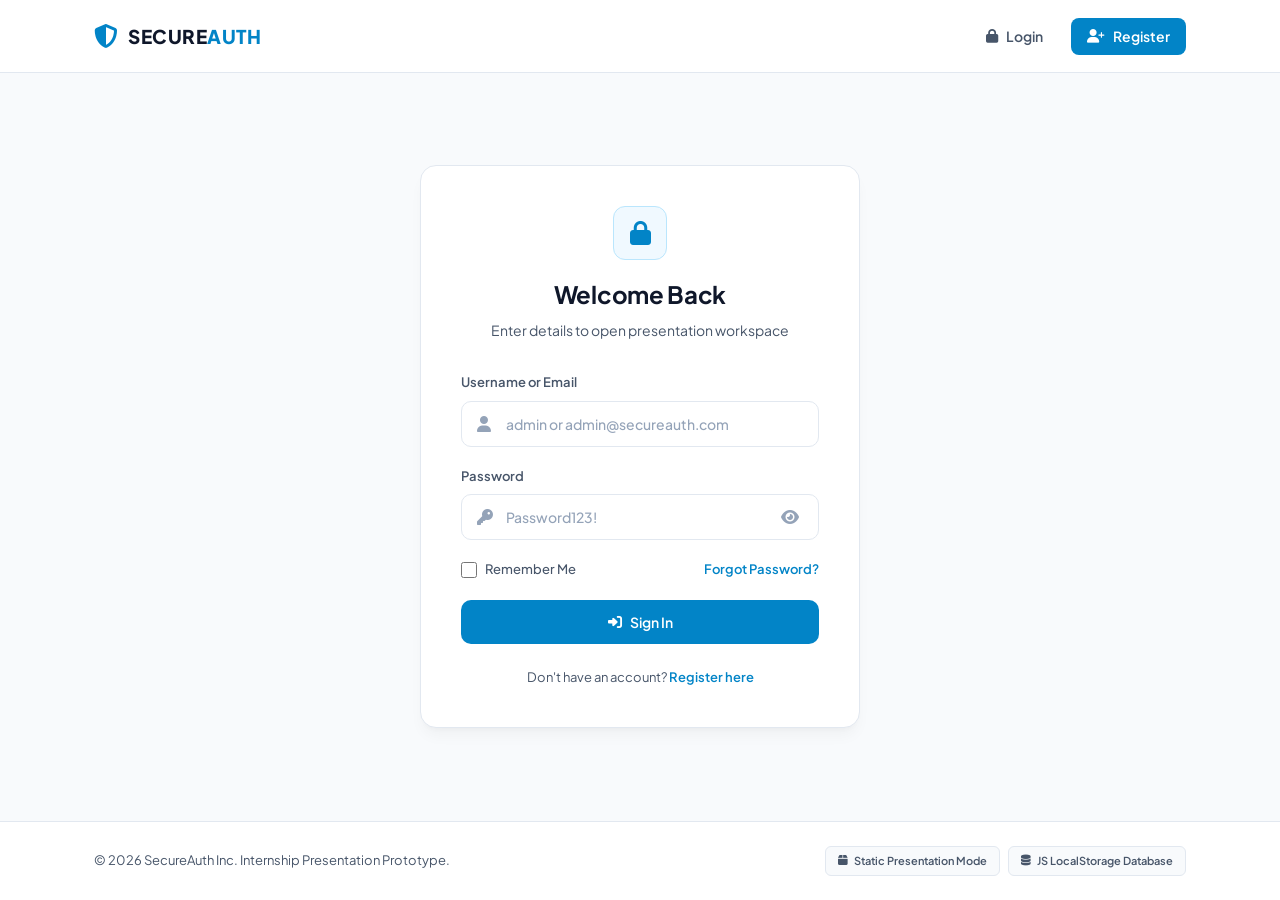
<file: index.html>
<!DOCTYPE html>
<html lang="en">
<head>
    <meta charset="UTF-8">
    <meta name="viewport" content="width=device-width, initial-scale=1.0">
    <meta name="description" content="Entry router for Secure Login System. Redirects immediately based on local session state.">
    <title>Secure Login System - Entry Router</title>
    
    <script>
        // Immediate client-side routing on page entry
        const activeSession = localStorage.getItem('active_session');
        if (activeSession) {
            window.location.href = 'dashboard.html';
        } else {
            window.location.href = 'login.html';
        }
    </script>
</head>
<body style="margin: 0; padding: 0; font-family: system-ui, sans-serif; display: flex; align-items: center; justify-content: center; height: 100vh; background-color: #f8fafc; color: #0f172a;">
    <div style="text-align: center;">
        <div style="font-size: 24px; margin-bottom: 12px; color: #0284c7;">
            <i class="fa-solid fa-spinner fa-spin" style="font-size: 32px;"></i>
        </div>
        <p style="font-size: 16px; font-weight: 600;">Verifying session integrity...</p>
    </div>
</body>
</html>
</file>
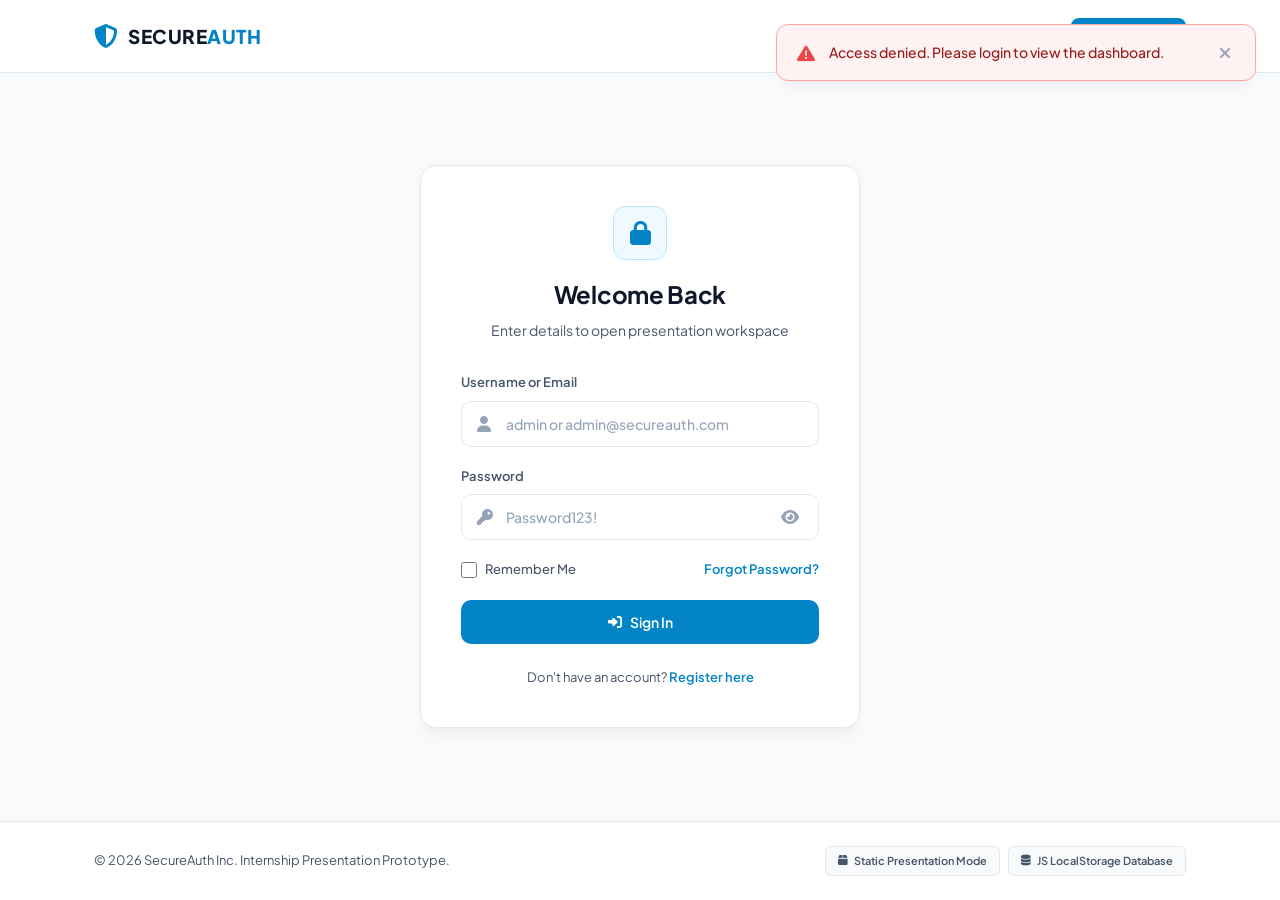
<file: dashboard.html>
<!DOCTYPE html>
<html lang="en">
<head>
    <meta charset="UTF-8">
    <meta name="viewport" content="width=device-width, initial-scale=1.0">
    <meta name="description" content="Dashboard portal for static internship presentation.">
    <title>Dashboard - Secure Login System</title>
    
    <!-- Premium Fonts & Icons -->
    <link rel="preconnect" href="https://fonts.googleapis.com">
    <link rel="preconnect" href="https://fonts.gstatic.com" crossorigin>
    <link href="https://fonts.googleapis.com/css2?family=Plus+Jakarta+Sans:wght@300;400;500;600;700;800&display=swap" rel="stylesheet">
    <link rel="stylesheet" href="https://cdnjs.cloudflare.com/ajax/libs/font-awesome/6.4.0/css/all.min.css">
    
    <!-- Design System CSS -->
    <link rel="stylesheet" href="style.css">
</head>
<body>
    <!-- Popup Banners Injection Point -->
    <div class="alerts-container" id="alerts-container"></div>

    <!-- Navigation Header -->
    <header class="app-header">
        <nav class="navbar container">
            <a href="index.html" class="nav-logo">
                <i class="fa-solid fa-shield-halved logo-icon"></i>
                <span class="logo-text">SECURE<span class="logo-highlight">AUTH</span></span>
            </a>
            
            <ul class="nav-links" id="header-nav-links">
                <!-- Dynamically bound by script.js -->
                <li><a href="dashboard.html" class="nav-item"><i class="fa-solid fa-chart-line"></i> Dashboard</a></li>
                <li><a href="#" id="logout-nav-link" class="nav-item btn-logout"><i class="fa-solid fa-right-from-bracket"></i> Logout</a></li>
            </ul>
        </nav>
    </header>

    <!-- Main Dashboard Workspace -->
    <main class="dashboard-layout fade-in" id="dashboard-container">
        
        <!-- Welcome banner segment -->
        <div class="dashboard-header">
            <div class="welcome-text">
                <h1>Welcome back, <span class="user-highlight" id="welcome-user-name">Loading...</span></h1>
                <p>Presentation prototype sandbox active. Browser session is secured.</p>
            </div>
            <div class="header-status">
                <span class="demo-pill">
                    <i class="fa-solid fa-circle-check"></i> PRESENTATION ACTIVE
                </span>
            </div>
        </div>

        <!-- Layout grid containing 3 cards -->
        <div class="dashboard-grid">
            
            <!-- Card 1: Dynamic User Profile Details -->
            <div class="dashboard-card">
                <div class="card-title-bar">
                    <i class="fa-solid fa-user-shield card-icon"></i>
                    <h3>User Profile Details</h3>
                </div>
                
                <div class="profile-details-list">
                    <div class="profile-item">
                        <span class="profile-label">Full Name</span>
                        <span class="profile-value" id="profile-full-name">Loading...</span>
                    </div>
                    <div class="profile-item">
                        <span class="profile-label">Email Address</span>
                        <span class="profile-value" id="profile-email">Loading...</span>
                    </div>
                    <div class="profile-item">
                        <span class="profile-label">Unique Username</span>
                        <span class="profile-value" id="profile-username">Loading...</span>
                    </div>
                    <div class="profile-item">
                        <span class="profile-label">Account Created On</span>
                        <span class="profile-value" id="profile-joined">Loading...</span>
                    </div>
                </div>

                <div class="card-action-bar" style="margin-top: auto; padding-top: 12px;">
                    <button id="logout-btn" class="btn btn-danger btn-block"><i class="fa-solid fa-right-from-bracket"></i> Invalidate Session (Log Out)</button>
                </div>
            </div>

            <!-- Card 2: Technical Presentation Checkpoints -->
            <div class="dashboard-card">
                <div class="card-title-bar">
                    <i class="fa-solid fa-shield-halved card-icon"></i>
                    <h3>Interactive Presentation Targets</h3>
                </div>
                
                <div class="security-list">
                    <div class="security-item">
                        <i class="fa-solid fa-circle-check check-icon"></i>
                        <span>Client-Side LocalStorage Persistence</span>
                    </div>
                    <div class="security-item">
                        <i class="fa-solid fa-circle-check check-icon"></i>
                        <span>Interactive Form Validation Cues</span>
                    </div>
                    <div class="security-item">
                        <i class="fa-solid fa-circle-check check-icon"></i>
                        <span>Dynamic Password Strength Analyzer</span>
                    </div>
                    <div class="security-item">
                        <i class="fa-solid fa-circle-check check-icon"></i>
                        <span>Dynamic Password Match Tracker</span>
                    </div>
                    <div class="security-item">
                        <i class="fa-solid fa-circle-check check-icon"></i>
                        <span>Router Session Access Guards</span>
                    </div>
                </div>

                <div class="security-disclaimer">
                    <i class="fa-solid fa-circle-info"></i>
                    <p style="margin-top: 4px; font-size: 11px;">This system operates 100% locally. The user accounts you create on the registration page immediately integrate into your local browser's database segment.</p>
                </div>
            </div>

            <!-- Card 3: Database & Session Activity Log -->
            <div class="dashboard-card">
                <div class="card-title-bar">
                    <i class="fa-solid fa-clock-rotate-left card-icon"></i>
                    <h3>Dynamic Sandbox Activity Logs</h3>
                </div>
                
                <div class="logs-list" id="session-logs-list">
                    <!-- Loaded dynamically via script.js -->
                    <div style="text-align: center; color: var(--text-muted); padding: 20px 0;">
                        <i class="fa-solid fa-circle-notch fa-spin"></i> Reading sandbox indexes...
                    </div>
                </div>
            </div>
            
        </div>
    </main>

    <!-- Footer -->
    <footer class="app-footer">
        <div class="container footer-content">
            <p>&copy; 2026 SecureAuth Inc. Internship Presentation Prototype.</p>
            <div class="footer-badges">
                <span class="presentation-badge"><i class="fa-solid fa-box"></i> Static Presentation Mode</span>
                <span class="presentation-badge"><i class="fa-solid fa-database"></i> JS LocalStorage Database</span>
            </div>
        </div>
    </footer>

    <!-- Main Controller Script -->
    <script src="script.js"></script>
</body>
</html>
</file>
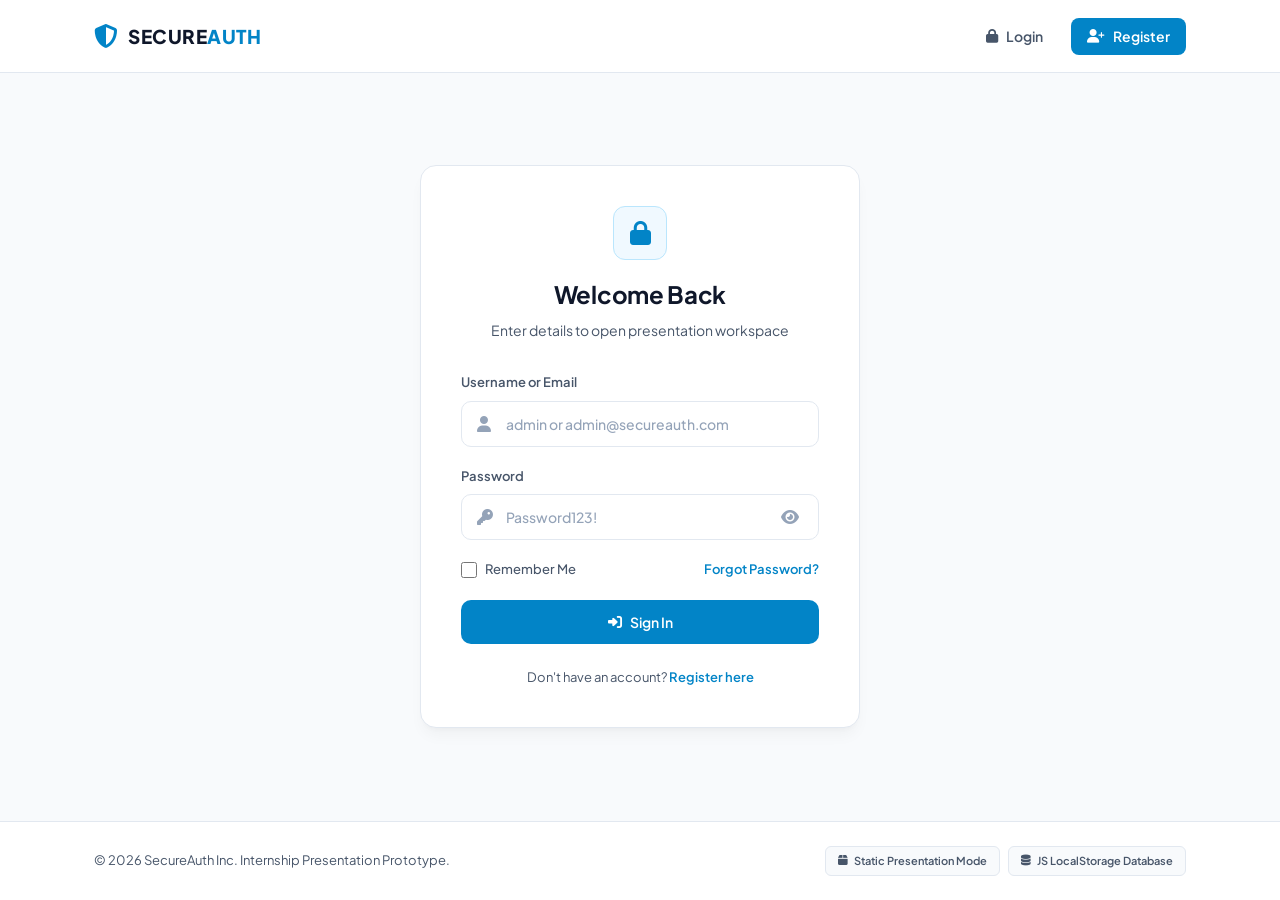
<file: login.html>
<!DOCTYPE html>
<html lang="en">
<head>
    <meta charset="UTF-8">
    <meta name="viewport" content="width=device-width, initial-scale=1.0">
    <meta name="description" content="Secure Login terminal for static internship presentation.">
    <title>Sign In - Secure Login System</title>
    
    <!-- Premium Fonts & Icons -->
    <link rel="preconnect" href="https://fonts.googleapis.com">
    <link rel="preconnect" href="https://fonts.gstatic.com" crossorigin>
    <link href="https://fonts.googleapis.com/css2?family=Plus+Jakarta+Sans:wght@300;400;500;600;700;800&display=swap" rel="stylesheet">
    <link rel="stylesheet" href="https://cdnjs.cloudflare.com/ajax/libs/font-awesome/6.4.0/css/all.min.css">
    
    <!-- Design System CSS -->
    <link rel="stylesheet" href="style.css">
</head>
<body>
    <!-- Popup Banners Injection Point -->
    <div class="alerts-container" id="alerts-container"></div>

    <!-- Navigation Header -->
    <header class="app-header">
        <nav class="navbar container">
            <a href="index.html" class="nav-logo">
                <i class="fa-solid fa-shield-halved logo-icon"></i>
                <span class="logo-text">SECURE<span class="logo-highlight">AUTH</span></span>
            </a>
            
            <ul class="nav-links" id="header-nav-links">
                <!-- Dynamically bound by script.js -->
                <li><a href="login.html" class="nav-item"><i class="fa-solid fa-lock"></i> Login</a></li>
                <li><a href="register.html" class="nav-item nav-btn-register"><i class="fa-solid fa-user-plus"></i> Register</a></li>
            </ul>
        </nav>
    </header>

    <!-- Main Container -->
    <main class="app-main container">
        <div class="auth-card-container fade-in">
            <div class="auth-card">
                <div class="auth-card-header">
                    <div class="header-logo-icon">
                        <i class="fa-solid fa-lock"></i>
                    </div>
                    <h2>Welcome Back</h2>
                    <p>Enter details to open presentation workspace</p>
                </div>

                <!-- Static Form with LocalStorage validation handler -->
                <form class="auth-form" id="login-form" novalidate>
                    <!-- Username or Email Input -->
                    <div class="form-group">
                        <label for="username_or_email">Username or Email</label>
                        <div class="input-icon-wrapper">
                            <i class="fa-solid fa-user input-icon"></i>
                            <input type="text" id="username_or_email" class="form-control" placeholder="admin or admin@secureauth.com" required autocomplete="username">
                        </div>
                    </div>

                    <!-- Password Input -->
                    <div class="form-group">
                        <label for="password">Password</label>
                        <div class="input-icon-wrapper">
                            <i class="fa-solid fa-key input-icon"></i>
                            <input type="password" id="password" class="form-control" placeholder="Password123!" required autocomplete="current-password">
                            <button type="button" class="password-toggle-btn" id="password-toggle" aria-label="Toggle password visibility">
                                <i class="fa-solid fa-eye eye-show"></i>
                            </button>
                        </div>
                    </div>

                    <!-- Remember Option -->
                    <div class="form-options">
                        <label class="checkbox-container">
                            <input type="checkbox" id="remember">
                            <span class="checkbox-label">Remember Me</span>
                        </label>
                        <a href="#" class="forgot-password-link" onclick="showAlert('Demo settings: Please use Username: admin | Password: Password123!', 'info');">Forgot Password?</a>
                    </div>

                    <!-- Submit Button -->
                    <button type="submit" class="btn btn-primary btn-block btn-submit" id="submit-btn">
                        <span class="btn-text"><i class="fa-solid fa-right-to-bracket"></i> Sign In</span>
                    </button>
                </form>

                <div class="auth-card-footer">
                    <p>Don't have an account? <a href="register.html" class="footer-link">Register here</a></p>
                </div>
            </div>
        </div>
    </main>

    <!-- Footer -->
    <footer class="app-footer">
        <div class="container footer-content">
            <p>&copy; 2026 SecureAuth Inc. Internship Presentation Prototype.</p>
            <div class="footer-badges">
                <span class="presentation-badge"><i class="fa-solid fa-box"></i> Static Presentation Mode</span>
                <span class="presentation-badge"><i class="fa-solid fa-database"></i> JS LocalStorage Database</span>
            </div>
        </div>
    </footer>

    <!-- Main Controller Script -->
    <script src="script.js"></script>
</body>
</html>
</file>
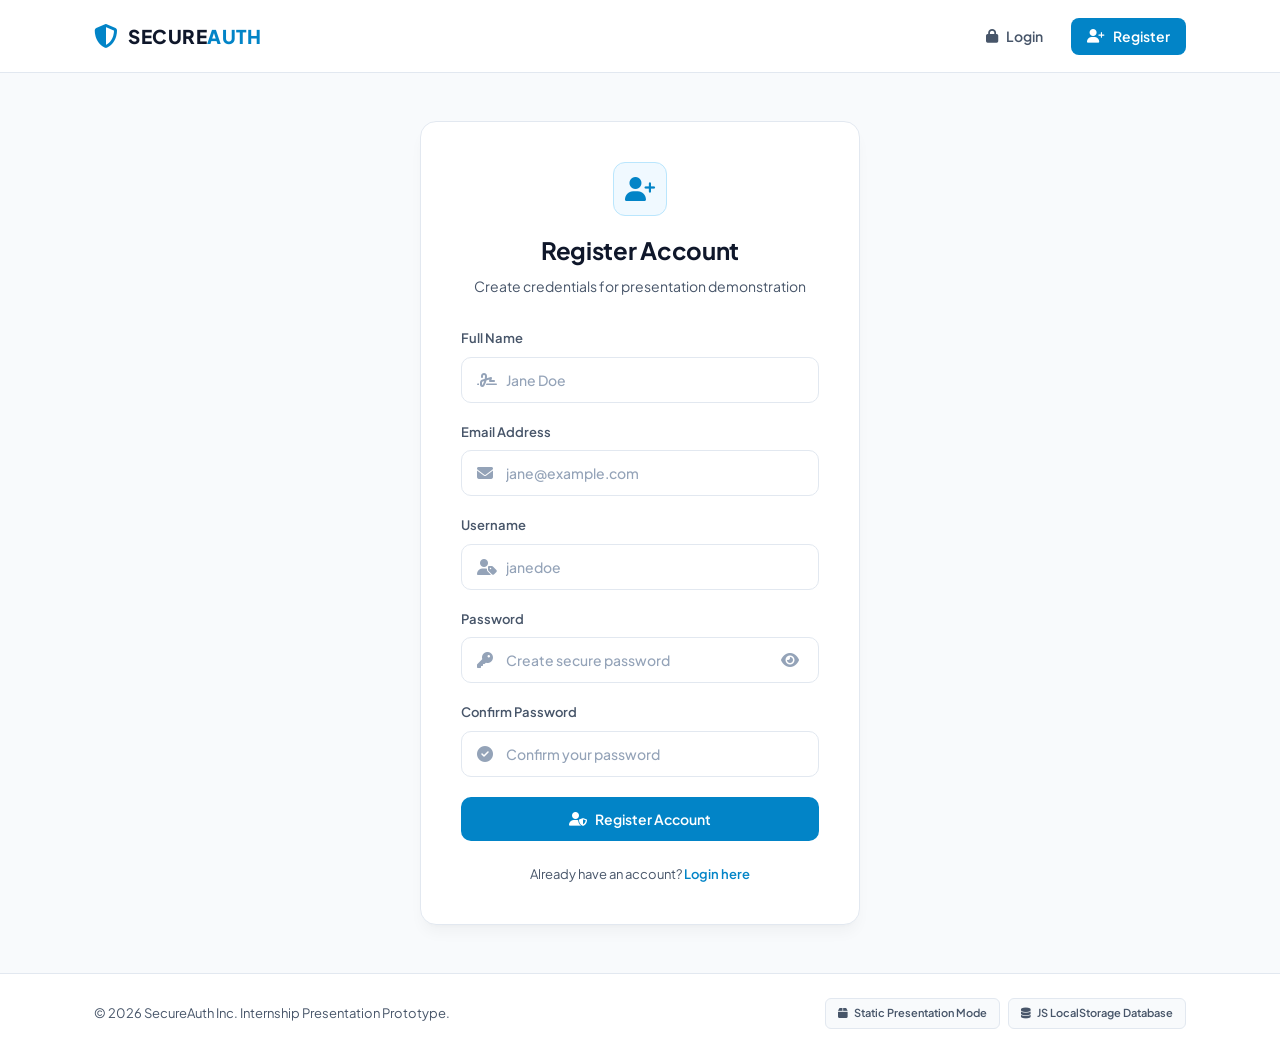
<file: register.html>
<!DOCTYPE html>
<html lang="en">
<head>
    <meta charset="UTF-8">
    <meta name="viewport" content="width=device-width, initial-scale=1.0">
    <meta name="description" content="Secure Registration terminal for static presentation.">
    <title>Create Secure Account - Secure Login System</title>
    
    <!-- Premium Fonts & Icons -->
    <link rel="preconnect" href="https://fonts.googleapis.com">
    <link rel="preconnect" href="https://fonts.gstatic.com" crossorigin>
    <link href="https://fonts.googleapis.com/css2?family=Plus+Jakarta+Sans:wght@300;400;500;600;700;800&display=swap" rel="stylesheet">
    <link rel="stylesheet" href="https://cdnjs.cloudflare.com/ajax/libs/font-awesome/6.4.0/css/all.min.css">
    
    <!-- Design System CSS -->
    <link rel="stylesheet" href="style.css">
</head>
<body>
    <!-- Popup Banners Injection Point -->
    <div class="alerts-container" id="alerts-container"></div>

    <!-- Navigation Header -->
    <header class="app-header">
        <nav class="navbar container">
            <a href="index.html" class="nav-logo">
                <i class="fa-solid fa-shield-halved logo-icon"></i>
                <span class="logo-text">SECURE<span class="logo-highlight">AUTH</span></span>
            </a>
            
            <ul class="nav-links" id="header-nav-links">
                <li><a href="login.html" class="nav-item"><i class="fa-solid fa-lock"></i> Login</a></li>
                <li><a href="register.html" class="nav-item nav-btn-register"><i class="fa-solid fa-user-plus"></i> Register</a></li>
            </ul>
        </nav>
    </header>

    <!-- Main Container -->
    <main class="app-main container">
        <div class="auth-card-container fade-in">
            <div class="auth-card">
                <div class="auth-card-header">
                    <div class="header-logo-icon">
                        <i class="fa-solid fa-user-plus"></i>
                    </div>
                    <h2>Register Account</h2>
                    <p>Create credentials for presentation demonstration</p>
                </div>

                <!-- Registration Form -->
                <form class="auth-form" id="register-form" novalidate>
                    <!-- Full Name Input -->
                    <div class="form-group">
                        <label for="name">Full Name</label>
                        <div class="input-icon-wrapper">
                            <i class="fa-solid fa-signature input-icon"></i>
                            <input type="text" id="name" class="form-control" placeholder="Jane Doe" required autocomplete="name">
                        </div>
                    </div>

                    <!-- Email Input -->
                    <div class="form-group">
                        <label for="email">Email Address</label>
                        <div class="input-icon-wrapper">
                            <i class="fa-solid fa-envelope input-icon"></i>
                            <input type="email" id="email" class="form-control" placeholder="jane@example.com" required autocomplete="email">
                        </div>
                    </div>

                    <!-- Username Input -->
                    <div class="form-group">
                        <label for="username">Username</label>
                        <div class="input-icon-wrapper">
                            <i class="fa-solid fa-user-tag input-icon"></i>
                            <input type="text" id="username" class="form-control" placeholder="janedoe" required autocomplete="username">
                        </div>
                    </div>

                    <!-- Password Input -->
                    <div class="form-group">
                        <label for="password">Password</label>
                        <div class="input-icon-wrapper">
                            <i class="fa-solid fa-key input-icon"></i>
                            <input type="password" id="password" class="form-control" placeholder="Create secure password" required autocomplete="new-password">
                            <button type="button" class="password-toggle-btn" id="password-toggle" aria-label="Toggle password visibility">
                                <i class="fa-solid fa-eye eye-show"></i>
                            </button>
                        </div>
                        
                        <!-- Dynamic Password Strength Indicator -->
                        <div class="password-strength-container" id="strength-container" style="display: none;">
                            <div class="strength-bar-bg">
                                <div class="strength-bar-fill" id="strength-bar"></div>
                            </div>
                            <div class="strength-labels">
                                <span class="strength-text" id="strength-text">Password Strength</span>
                                <span class="password-requirements"><i class="fa-solid fa-info-circle"></i> Min 8 characters</span>
                            </div>
                        </div>
                    </div>

                    <!-- Confirm Password Input -->
                    <div class="form-group">
                        <label for="confirm_password">Confirm Password</label>
                        <div class="input-icon-wrapper">
                            <i class="fa-solid fa-circle-check input-icon"></i>
                            <input type="password" id="confirm_password" class="form-control" placeholder="Confirm your password" required autocomplete="new-password">
                        </div>
                        
                        <!-- Confirm check text label -->
                        <div class="match-check-container" id="match-container" style="display: none; margin-top: 6px; font-size: 11px; font-weight: 600;">
                            <span class="match-text" id="match-text"></span>
                        </div>
                    </div>

                    <!-- Submit Button -->
                    <button type="submit" class="btn btn-primary btn-block btn-submit" id="submit-btn">
                        <span class="btn-text"><i class="fa-solid fa-user-shield"></i> Register Account</span>
                    </button>
                </form>

                <div class="auth-card-footer">
                    <p>Already have an account? <a href="login.html" class="footer-link">Login here</a></p>
                </div>
            </div>
        </div>
    </main>

    <!-- Footer -->
    <footer class="app-footer">
        <div class="container footer-content">
            <p>&copy; 2026 SecureAuth Inc. Internship Presentation Prototype.</p>
            <div class="footer-badges">
                <span class="presentation-badge"><i class="fa-solid fa-box"></i> Static Presentation Mode</span>
                <span class="presentation-badge"><i class="fa-solid fa-database"></i> JS LocalStorage Database</span>
            </div>
        </div>
    </footer>

    <!-- Main Controller Script -->
    <script src="script.js"></script>
</body>
</html>
</file>
<file: style.css>
/* ==========================================================================
   SECUREAUTH SYSTEM - PROFESSIONAL CORPORATE LIGHT THEME (BLUE & WHITE)
   ========================================================================== */

:root {
    /* Fonts */
    --font-family: 'Plus Jakarta Sans', system-ui, -apple-system, sans-serif;
    
    /* Professional Blue & White Palette */
    --bg-primary: #f8fafc;        /* Soft off-white/light blue tint */
    --bg-card: #ffffff;           /* Crisp pure white */
    
    --primary: #0284c7;           /* Deep Corporate Sky Blue */
    --primary-hover: #0369a1;     /* Rich Navy-Blue Tint */
    --primary-glow: rgba(2, 132, 199, 0.12);
    
    --text-primary: #0f172a;      /* Rich Dark Slate */
    --text-secondary: #475569;    /* Clean Medium Slate */
    --text-muted: #94a3b8;        /* Soft Muted Grey */
    
    /* Borders & Outlines */
    --border-color: #e2e8f0;      /* Ultra-soft Grey border */
    --border-focus: #0284c7;
    
    /* Shadows */
    --shadow-sm: 0 1px 2px 0 rgba(0, 0, 0, 0.05);
    --shadow-md: 0 4px 6px -1px rgba(0, 0, 0, 0.05), 0 2px 4px -2px rgba(0, 0, 0, 0.05);
    --shadow-lg: 0 10px 15px -3px rgba(0, 0, 0, 0.04), 0 4px 6px -4px rgba(0, 0, 0, 0.04);
    --shadow-xl: 0 20px 25px -5px rgba(0, 0, 0, 0.03), 0 8px 10px -6px rgba(0, 0, 0, 0.03);

    /* Status Notifications */
    --success: #10b981;
    --success-bg: #ecfdf5;
    --success-border: #a7f3d0;
    --success-text: #065f46;

    --danger: #ef4444;
    --danger-bg: #fef2f2;
    --danger-border: #fca5a5;
    --danger-text: #991b1b;

    --info: #0ea5e9;
    --info-bg: #f0f9ff;
    --info-border: #bae6fd;
    --info-text: #0369a1;

    --border-radius-card: 16px;
    --border-radius-btn: 10px;
    --transition: all 0.25s cubic-bezier(0.4, 0, 0.2, 1);
}

/* --- 1. GLOBAL LAYOUT & STYLE RESET --- */
* {
    margin: 0;
    padding: 0;
    box-sizing: border-box;
}

body {
    font-family: var(--font-family);
    background-color: var(--bg-primary);
    color: var(--text-primary);
    min-height: 100vh;
    display: flex;
    flex-direction: column;
    position: relative;
    line-height: 1.5;
    -webkit-font-smoothing: antialiased;
}

.container {
    width: 100%;
    max-width: 1140px;
    margin: 0 auto;
    padding: 0 24px;
}

/* Base fade-in transition */
@keyframes fadeIn {
    from { opacity: 0; transform: translateY(12px); }
    to { opacity: 1; transform: translateY(0); }
}

.fade-in {
    animation: fadeIn 0.4s cubic-bezier(0.16, 1, 0.3, 1) forwards;
}

/* --- 2. HEADER & NAVIGATION --- */
.app-header {
    background-color: var(--bg-card);
    border-bottom: 1px solid var(--border-color);
    position: sticky;
    top: 0;
    z-index: 100;
}

.navbar {
    height: 72px;
    display: flex;
    justify-content: space-between;
    align-items: center;
}

.nav-logo {
    display: flex;
    align-items: center;
    text-decoration: none;
    gap: 10px;
}

.logo-icon {
    font-size: 24px;
    color: var(--primary);
}

.logo-text {
    font-size: 19px;
    font-weight: 800;
    letter-spacing: 0.5px;
    color: var(--text-primary);
}

.logo-highlight {
    color: var(--primary);
}

.nav-links {
    display: flex;
    align-items: center;
    list-style: none;
    gap: 12px;
}

.nav-item {
    text-decoration: none;
    font-weight: 600;
    font-size: 14px;
    color: var(--text-secondary);
    padding: 8px 16px;
    border-radius: 8px;
    display: flex;
    align-items: center;
    gap: 8px;
    transition: var(--transition);
}

.nav-item:hover {
    color: var(--primary);
    background-color: var(--info-bg);
}

.nav-btn-register {
    background-color: var(--primary);
    color: #ffffff !important;
}

.nav-btn-register:hover {
    background-color: var(--primary-hover) !important;
    box-shadow: 0 4px 12px var(--primary-glow);
}

.btn-logout:hover {
    color: var(--danger) !important;
    background-color: var(--danger-bg) !important;
}

/* --- 3. SYSTEM ALERTS (POPUP BANNER NOTIFICATIONS) --- */
.alerts-container {
    width: 100%;
    max-width: 480px;
    position: fixed;
    top: 24px;
    right: 24px;
    z-index: 1000;
    display: flex;
    flex-direction: column;
    gap: 12px;
}

.alert {
    padding: 14px 20px;
    border-radius: 12px;
    display: flex;
    align-items: center;
    gap: 14px;
    border: 1px solid transparent;
    box-shadow: var(--shadow-lg);
    background-color: var(--bg-card);
    transition: var(--transition);
    transform: translateY(0);
}

.alert-icon {
    font-size: 18px;
}

.alert-message {
    font-size: 14px;
    font-weight: 500;
    flex-grow: 1;
}

.alert-close-btn {
    background: none;
    border: none;
    cursor: pointer;
    font-size: 16px;
    color: var(--text-muted);
    padding: 4px;
    display: flex;
    align-items: center;
    justify-content: center;
    transition: var(--transition);
}

.alert-close-btn:hover {
    color: var(--text-primary);
}

.alert-success {
    background-color: var(--success-bg);
    border-color: var(--success-border);
    color: var(--success-text);
}
.alert-success .alert-icon { color: var(--success); }

.alert-danger {
    background-color: var(--danger-bg);
    border-color: var(--danger-border);
    color: var(--danger-text);
}
.alert-danger .alert-icon { color: var(--danger); }

.alert-info {
    background-color: var(--info-bg);
    border-color: var(--info-border);
    color: var(--info-text);
}
.alert-info .alert-icon { color: var(--info); }

/* --- 4. MAIN LAYOUT AND AUTH CARDS --- */
.app-main {
    flex-grow: 1;
    display: flex;
    align-items: center;
    justify-content: center;
    padding: 48px 0;
}

.auth-card-container {
    width: 100%;
    max-width: 440px;
}

.auth-card {
    background-color: var(--bg-card);
    border: 1px solid var(--border-color);
    border-radius: var(--border-radius-card);
    box-shadow: var(--shadow-lg);
    padding: 40px;
    transition: var(--transition);
}

.auth-card-header {
    text-align: center;
    margin-bottom: 32px;
}

.header-logo-icon {
    width: 54px;
    height: 54px;
    border-radius: 12px;
    background-color: var(--info-bg);
    display: flex;
    align-items: center;
    justify-content: center;
    margin: 0 auto 16px auto;
    font-size: 24px;
    color: var(--primary);
    border: 1px solid var(--info-border);
}

.auth-card-header h2 {
    font-size: 24px;
    font-weight: 700;
    color: var(--text-primary);
    margin-bottom: 8px;
    letter-spacing: -0.3px;
}

.auth-card-header p {
    font-size: 14px;
    color: var(--text-secondary);
}

/* --- 5. FORMS AND INPUT CONTROLS --- */
.auth-form {
    display: flex;
    flex-direction: column;
    gap: 20px;
}

.form-group {
    display: flex;
    flex-direction: column;
    gap: 8px;
    position: relative;
}

.form-group label {
    font-size: 13px;
    font-weight: 600;
    color: var(--text-secondary);
}

.input-icon-wrapper {
    position: relative;
    display: flex;
    align-items: center;
}

.input-icon {
    position: absolute;
    left: 16px;
    color: var(--text-muted);
    font-size: 16px;
    pointer-events: none;
    transition: var(--transition);
}

.form-control {
    width: 100%;
    padding: 13px 16px 13px 44px;
    background-color: #ffffff;
    border: 1px solid var(--border-color);
    border-radius: var(--border-radius-btn);
    color: var(--text-primary);
    font-family: var(--font-family);
    font-size: 14px;
    font-weight: 500;
    outline: none;
    transition: var(--transition);
}

.form-control::placeholder {
    color: var(--text-muted);
}

.form-control:focus {
    border-color: var(--border-focus);
    box-shadow: 0 0 0 4px var(--primary-glow);
}

.form-control:focus + .input-icon,
.input-icon-wrapper:focus-within .input-icon {
    color: var(--primary);
}

/* Password Visibility Toggle */
.password-toggle-btn {
    position: absolute;
    right: 16px;
    background: none;
    border: none;
    cursor: pointer;
    color: var(--text-muted);
    font-size: 16px;
    padding: 4px;
    display: flex;
    align-items: center;
    transition: var(--transition);
}

.password-toggle-btn:hover {
    color: var(--text-primary);
}

/* Inline Input Warnings */
.input-error-msg {
    color: var(--danger);
    font-size: 12px;
    font-weight: 600;
    display: flex;
    align-items: center;
    gap: 6px;
    margin-top: 4px;
}

/* Input Error Border */
.form-control.is-invalid {
    border-color: var(--danger);
}
.form-control.is-invalid:focus {
    box-shadow: 0 0 0 4px rgba(239, 68, 68, 0.1);
}

/* --- 6. BUTTON ELEMENTS --- */
.btn {
    display: inline-flex;
    align-items: center;
    justify-content: center;
    gap: 8px;
    padding: 13px 24px;
    font-family: var(--font-family);
    font-weight: 600;
    font-size: 14px;
    border-radius: var(--border-radius-btn);
    border: none;
    cursor: pointer;
    outline: none;
    transition: var(--transition);
}

.btn-primary {
    background-color: var(--primary);
    color: #ffffff;
}

.btn-primary:hover {
    background-color: var(--primary-hover);
    box-shadow: 0 4px 12px var(--primary-glow);
}

.btn-danger {
    background-color: var(--danger);
    color: #ffffff;
}

.btn-danger:hover {
    background-color: #dc2626;
    box-shadow: 0 4px 12px rgba(239, 68, 68, 0.15);
}

.btn-block {
    width: 100%;
}

.btn-submit {
    position: relative;
}

.btn-text {
    display: flex;
    align-items: center;
    gap: 8px;
}

.btn-spinner {
    display: flex;
    align-items: center;
    gap: 8px;
}

/* --- 7. OPTIONS & CARD FOOTER --- */
.form-options {
    display: flex;
    justify-content: space-between;
    align-items: center;
    font-size: 13px;
}

.checkbox-container {
    display: flex;
    align-items: center;
    gap: 8px;
    cursor: pointer;
}

.checkbox-container input {
    width: 16px;
    height: 16px;
    border: 1px solid var(--border-color);
    border-radius: 4px;
    cursor: pointer;
    accent-color: var(--primary);
}

.checkbox-label {
    font-weight: 500;
    color: var(--text-secondary);
}

.forgot-password-link, .footer-link {
    color: var(--primary);
    text-decoration: none;
    font-weight: 600;
    transition: var(--transition);
}

.forgot-password-link:hover, .footer-link:hover {
    color: var(--primary-hover);
    text-decoration: underline;
}

.auth-card-footer {
    margin-top: 24px;
    text-align: center;
    font-size: 13px;
    color: var(--text-secondary);
}

/* --- 8. SECURE PRESENTATION DASHBOARD --- */
.dashboard-layout {
    width: 100%;
    max-width: 1140px;
    margin: 40px auto;
    padding: 0 24px;
    flex-grow: 1;
}

.dashboard-header {
    background-color: var(--bg-card);
    border: 1px solid var(--border-color);
    border-radius: var(--border-radius-card);
    padding: 28px 40px;
    box-shadow: var(--shadow-md);
    margin-bottom: 28px;
    display: flex;
    justify-content: space-between;
    align-items: center;
    flex-wrap: wrap;
    gap: 20px;
}

.welcome-text h1 {
    font-size: 26px;
    font-weight: 700;
    letter-spacing: -0.5px;
    color: var(--text-primary);
}

.user-highlight {
    color: var(--primary);
}

.welcome-text p {
    font-size: 14px;
    color: var(--text-secondary);
    margin-top: 4px;
}

.demo-pill {
    padding: 6px 14px;
    background-color: var(--info-bg);
    border: 1px solid var(--info-border);
    color: var(--info-text);
    font-size: 12px;
    font-weight: 700;
    border-radius: 20px;
    display: inline-flex;
    align-items: center;
    gap: 6px;
    letter-spacing: 0.5px;
}

/* Dashboard Grid modules */
.dashboard-grid {
    display: grid;
    grid-template-columns: repeat(auto-fit, minmax(320px, 1fr));
    gap: 24px;
}

.dashboard-card {
    background-color: var(--bg-card);
    border: 1px solid var(--border-color);
    border-radius: var(--border-radius-card);
    box-shadow: var(--shadow-md);
    padding: 28px;
    display: flex;
    flex-direction: column;
    gap: 20px;
}

.card-title-bar {
    display: flex;
    align-items: center;
    gap: 12px;
    border-bottom: 1px solid var(--border-color);
    padding-bottom: 14px;
}

.card-icon {
    font-size: 18px;
    color: var(--primary);
}

.card-title-bar h3 {
    font-size: 16px;
    font-weight: 700;
    color: var(--text-primary);
}

/* Profile details elements */
.profile-details-list {
    display: flex;
    flex-direction: column;
    gap: 14px;
}

.profile-item {
    display: flex;
    justify-content: space-between;
    align-items: center;
    padding-bottom: 8px;
    border-bottom: 1px dashed var(--border-color);
}

.profile-item:last-child {
    border-bottom: none;
    padding-bottom: 0;
}

.profile-label {
    font-size: 12px;
    font-weight: 600;
    color: var(--text-secondary);
}

.profile-value {
    font-size: 13px;
    font-weight: 700;
    color: var(--text-primary);
}

/* Security features console */
.security-list {
    display: flex;
    flex-direction: column;
    gap: 12px;
}

.security-item {
    display: flex;
    align-items: center;
    gap: 12px;
    font-size: 13px;
    font-weight: 600;
}

.check-icon {
    color: var(--success);
    font-size: 16px;
}

.security-disclaimer {
    background-color: var(--info-bg);
    border: 1px solid var(--info-border);
    border-radius: 10px;
    padding: 12px;
    font-size: 12px;
    color: var(--info-text);
    line-height: 1.4;
}

/* Temporary Database Logs */
.logs-list {
    display: flex;
    flex-direction: column;
    gap: 12px;
}

.log-item {
    font-size: 11px;
    padding: 10px 14px;
    background-color: var(--bg-primary);
    border-left: 3px solid var(--primary);
    border-radius: 0 6px 6px 0;
    display: flex;
    flex-direction: column;
    gap: 2px;
}

.log-event {
    font-weight: 700;
    color: var(--text-primary);
}

.log-time {
    color: var(--text-muted);
}

/* --- 9. APP FOOTER --- */
.app-footer {
    background-color: var(--bg-card);
    border-top: 1px solid var(--border-color);
    padding: 24px 0;
    margin-top: auto;
    font-size: 13px;
    color: var(--text-secondary);
}

.footer-content {
    display: flex;
    justify-content: space-between;
    align-items: center;
    flex-wrap: wrap;
    gap: 16px;
}

.footer-badges {
    display: flex;
    gap: 8px;
}

.presentation-badge {
    background-color: var(--bg-primary);
    border: 1px solid var(--border-color);
    padding: 6px 12px;
    border-radius: 6px;
    font-weight: 600;
    font-size: 11px;
    display: inline-flex;
    align-items: center;
    gap: 6px;
}

/* --- 10. RESPONSIVE HOOKS --- */
@media (max-width: 768px) {
    .navbar {
        height: auto;
        padding-top: 16px;
        padding-bottom: 16px;
        flex-direction: column;
        gap: 14px;
    }
    
    .nav-links {
        width: 100%;
        justify-content: center;
        flex-wrap: wrap;
    }
    
    .dashboard-header {
        flex-direction: column;
        align-items: flex-start;
        padding: 24px;
    }
    
    .footer-content {
        flex-direction: column;
        text-align: center;
    }
    
    .footer-badges {
        width: 100%;
        justify-content: center;
    }
}
</file>
